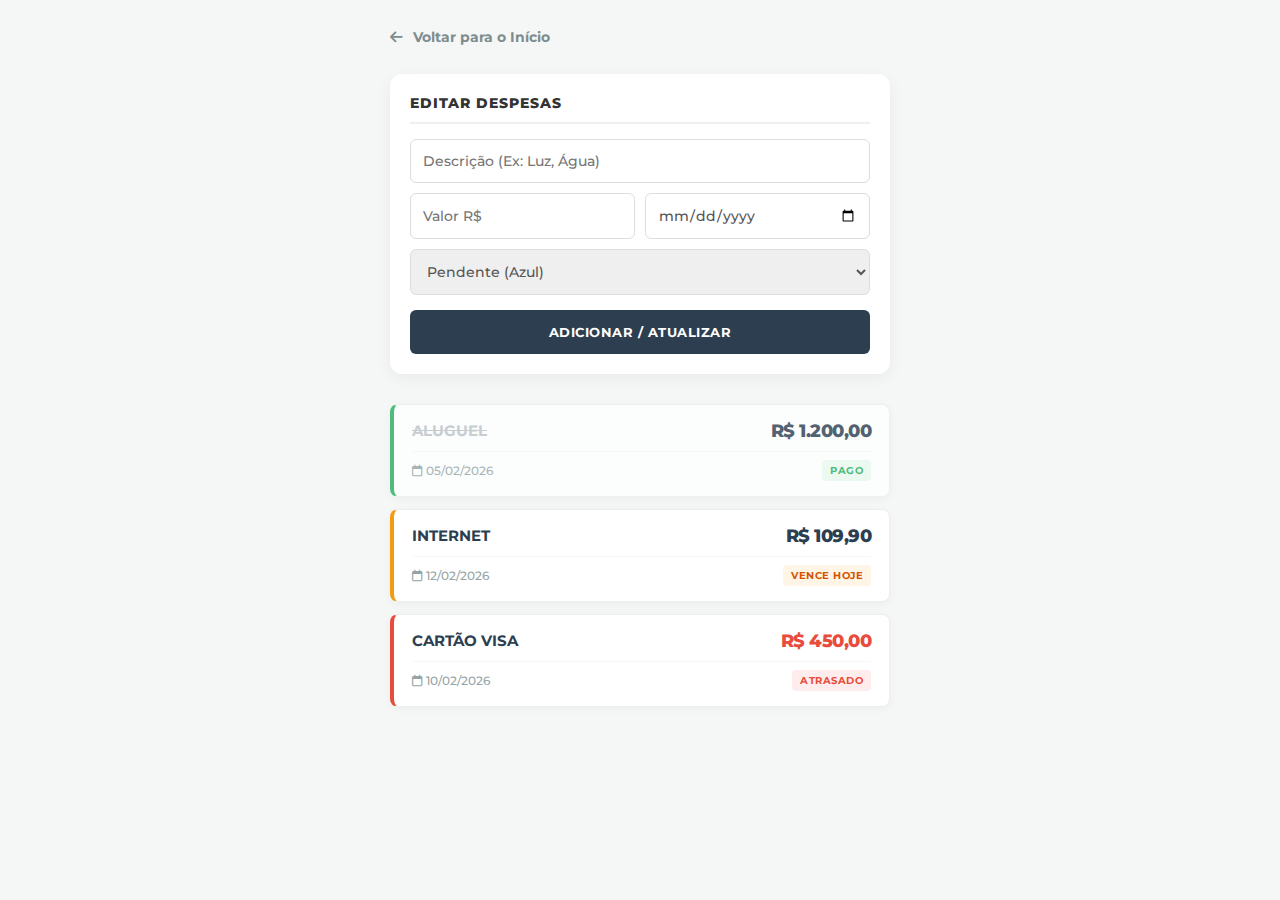
<file: despesas.html>
<!DOCTYPE html>
<html lang="pt-br">
<head>
    <meta charset="UTF-8">
    <meta name="viewport" content="width=device-width, initial-scale=1.0">
    <title>Extrato Financeiro Editável</title>
    <link href="https://fonts.googleapis.com/css2?family=Montserrat:wght@400;500;600;700;800&display=swap" rel="stylesheet">
    <link rel="stylesheet" href="https://cdnjs.cloudflare.com/ajax/libs/font-awesome/6.0.0/css/all.min.css">

    <style>
        /* --- CONFIGURAÇÃO GERAL (Visual "Animal") --- */
        * { margin: 0; padding: 0; box-sizing: border-box; font-family: 'Montserrat', sans-serif; }
        
        body { 
            background-color: #f4f7f6; 
            padding: 20px; 
            display: flex; 
            flex-direction: column; 
            align-items: center; 
        }

        /* --- BOTÃO VOLTAR (NOVO) --- */
        .header-top {
            width: 100%;
            max-width: 500px;
            margin-bottom: 20px;
            display: flex;
            justify-content: flex-start;
        }

        .btn-voltar-index {
            text-decoration: none;
            display: inline-flex;
            align-items: center;
            gap: 10px;
            color: #7f8c8d;
            font-weight: 700;
            font-size: 0.9rem;
            transition: all 0.3s ease;
            padding: 8px 0;
        }

        .btn-voltar-index:hover {
            color: #2c3e50;
            transform: translateX(-5px); /* Efeito sutil de mover para esquerda */
        }

        /* --- 1. O PAINEL DE ADICIONAR (Estilo Clean) --- */
        .painel-controle {
            background: #fff;
            width: 100%;
            max-width: 500px;
            padding: 20px;
            border-radius: 12px;
            box-shadow: 0 4px 15px rgba(0,0,0,0.05);
            margin-bottom: 30px;
        }

        .titulo-secao {
            font-size: 0.9rem; font-weight: 800; color: #333; 
            text-transform: uppercase; letter-spacing: 1px; margin-bottom: 15px;
            border-bottom: 2px solid #f0f0f0; padding-bottom: 10px;
        }

        .input-group { display: flex; flex-direction: column; gap: 10px; }

        input, select {
            padding: 12px;
            border: 1px solid #ddd; /* Borda fina e elegante */
            border-radius: 6px;
            font-size: 0.9rem; font-weight: 500; color: #555;
            width: 100%; outline: none; transition: 0.3s;
        }
        input:focus, select:focus { border-color: #333; background-color: #fafafa; }

        .btn-salvar {
            background-color: #2c3e50; color: #fff;
            border: none; padding: 14px; border-radius: 6px;
            font-weight: 700; text-transform: uppercase; letter-spacing: 0.5px;
            cursor: pointer; margin-top: 5px; width: 100%; transition: 0.2s;
        }
        .btn-salvar:hover { background-color: #000; transform: translateY(-2px); }

        /* --- 2. O EXTRATO (A Lista Visual que você pediu) --- */
        .container-extrato {
            width: 100%;
            max-width: 500px;
            display: flex;
            flex-direction: column;
            gap: 12px; /* Espaço entre os cards */
        }

        .card-extrato {
            background-color: #ffffff;
            border-radius: 8px; /* Cantos levemente arredondados */
            padding: 15px 18px;
            
            /* Sombra sutil padrão de extrato moderno */
            box-shadow: 0 2px 8px rgba(0, 0, 0, 0.04);
            border: 1px solid #eee;
            
            /* A borda colorida na esquerda (definida pelo JS) */
            border-left: 4px solid #ccc; 
            
            display: flex;
            flex-direction: column;
            gap: 6px;
            position: relative;
            transition: all 0.2s ease;
        }

        .card-extrato:hover {
            transform: translateY(-2px);
            box-shadow: 0 5px 15px rgba(0,0,0,0.08);
        }

        /* Linha 1: Nome e Valor */
        .linha-principal {
            display: flex; justify-content: space-between; align-items: center;
        }
        .nome-despesa { font-size: 0.95rem; font-weight: 700; color: #2c3e50; text-transform: uppercase; }
        .valor-despesa { font-size: 1.1rem; font-weight: 800; color: #2c3e50; letter-spacing: -0.5px; }

        /* Linha 2: Data e Status */
        .linha-secundaria {
            display: flex; justify-content: space-between; align-items: center;
            border-top: 1px solid #f7f7f7; /* Linha divisória bem suave */
            padding-top: 8px; margin-top: 4px;
        }
        .data-vencimento { font-size: 0.75rem; color: #95a5a6; font-weight: 500; }
        
        /* Badges (Etiquetas) */
        .badge {
            font-size: 0.65rem; font-weight: 700; padding: 4px 8px;
            border-radius: 4px; text-transform: uppercase; letter-spacing: 0.5px;
        }

        /* Botões de Editar/Excluir (Ficam discretos no canto) */
        .acoes-flutuantes {
            position: absolute; top: 12px; right: -40px; /* Fora do card ou oculto */
            display: flex; flex-direction: column; gap: 5px;
            opacity: 0; transition: 0.3s;
        }
        /* Só aparecem quando passa o mouse no card */
        .card-extrato:hover .acoes-flutuantes { opacity: 1; right: 10px; top: 35px; background: white; padding: 5px; border-radius: 5px; box-shadow: 0 2px 10px rgba(0,0,0,0.1);}

        .btn-mini {
            border: none; background: transparent; cursor: pointer;
            font-size: 0.9rem; padding: 5px; color: #7f8c8d;
        }
        .btn-mini:hover { color: #000; }
        .btn-del:hover { color: #e74c3c; }

        /* --- CORES DO STATUS (Igual ao código anterior) --- */
        /* Atrasado */
        .status-atrasado { border-left-color: #e74c3c; }
        .status-atrasado .valor-despesa { color: #e74c3c; }
        .status-atrasado .badge { background-color: #ffecec; color: #e74c3c; }

        /* Pago */
        .status-pago { border-left-color: #27ae60; opacity: 0.8; }
        .status-pago .nome-despesa { text-decoration: line-through; color: #bdc3c7; }
        .status-pago .badge { background-color: #eafaf1; color: #27ae60; }

        /* Vencendo */
        .status-vencendo { border-left-color: #f39c12; }
        .status-vencendo .badge { background-color: #fef5e6; color: #d35400; }

        /* Pendente */
        .status-pendente { border-left-color: #3498db; }
        .status-pendente .badge { background-color: #ebf5fb; color: #2980b9; }

    </style>
</head>
<body>

    <div class="header-top">
        <a href="index.html" class="btn-voltar-index">
            <i class="fas fa-arrow-left"></i> Voltar para o Início
        </a>
    </div>

    <div class="painel-controle">
        <div class="titulo-secao">Editar Despesas</div>
        <div class="input-group">
            <input type="hidden" id="inputId">
            <input type="text" id="inputNome" placeholder="Descrição (Ex: Luz, Água)">
            <div style="display:flex; gap:10px;">
                <input type="number" id="inputValor" placeholder="Valor R$">
                <input type="date" id="inputData">
            </div>
            <select id="inputStatus">
                <option value="pendente">Pendente (Azul)</option>
                <option value="vencendo">Vencendo (Laranja)</option>
                <option value="atrasado">Atrasado (Vermelho)</option>
                <option value="pago">Pago (Verde)</option>
            </select>
            <button class="btn-salvar" onclick="salvar()">Adicionar / Atualizar</button>
        </div>
    </div>

    <div class="container-extrato" id="listaExtrato">
        </div>

    <script>
        // Dados iniciais
        let extrato = [
            { id: 1, nome: "Aluguel", valor: "1200.00", data: "2026-02-05", status: "pago" },
            { id: 2, nome: "Internet", valor: "109.90", data: "2026-02-12", status: "vencendo" },
            { id: 3, nome: "Cartão Visa", valor: "450.00", data: "2026-02-10", status: "atrasado" }
        ];

        function renderizar() {
            const lista = document.getElementById('listaExtrato');
            lista.innerHTML = '';

            extrato.forEach(item => {
                // Formatação BR
                let dataBR = item.data.split('-').reverse().join('/');
                let valorBR = parseFloat(item.valor).toLocaleString('pt-BR', { minimumFractionDigits: 2 });
                let statusTexto = item.status.toUpperCase();
                if(item.status == 'vencendo') statusTexto = "VENCE HOJE";

                const html = `
                    <div class="card-extrato status-${item.status}">
                        <div class="linha-principal">
                            <span class="nome-despesa">${item.nome}</span>
                            <span class="valor-despesa">R$ ${valorBR}</span>
                        </div>
                        <div class="linha-secundaria">
                            <span class="data-vencimento"><i class="far fa-calendar"></i> ${dataBR}</span>
                            <span class="badge">${statusTexto}</span>
                        </div>
                        
                        <div class="acoes-flutuantes">
                            <button class="btn-mini" onclick="editar(${item.id})" title="Editar"><i class="fas fa-pen"></i></button>
                            <button class="btn-mini btn-del" onclick="deletar(${item.id})" title="Excluir"><i class="fas fa-trash"></i></button>
                        </div>
                    </div>
                `;
                lista.innerHTML += html;
            });
        }

        function salvar() {
            const id = document.getElementById('inputId').value;
            const nome = document.getElementById('inputNome').value;
            const valor = document.getElementById('inputValor').value;
            const data = document.getElementById('inputData').value;
            const status = document.getElementById('inputStatus').value;

            if(!nome || !valor || !data) { alert("Preencha tudo!"); return; }

            if(id) {
                const index = extrato.findIndex(e => e.id == id);
                extrato[index] = { id: Number(id), nome, valor, data, status };
            } else {
                extrato.push({ id: Date.now(), nome, valor, data, status });
            }

            limpar();
            renderizar();
        }

        function editar(id) {
            const item = extrato.find(e => e.id == id);
            document.getElementById('inputId').value = item.id;
            document.getElementById('inputNome').value = item.nome;
            document.getElementById('inputValor').value = item.valor;
            document.getElementById('inputData').value = item.data;
            document.getElementById('inputStatus').value = item.status;
            window.scrollTo({ top: 0, behavior: 'smooth' });
        }

        function deletar(id) {
            if(confirm("Apagar item?")) {
                extrato = extrato.filter(e => e.id !== id);
                renderizar();
            }
        }

        function limpar() {
            document.getElementById('inputId').value = '';
            document.getElementById('inputNome').value = '';
            document.getElementById('inputValor').value = '';
            document.getElementById('inputData').value = '';
            document.getElementById('inputStatus').value = 'pendente';
        }

        renderizar();
    </script>
</body>
</html>
</file>
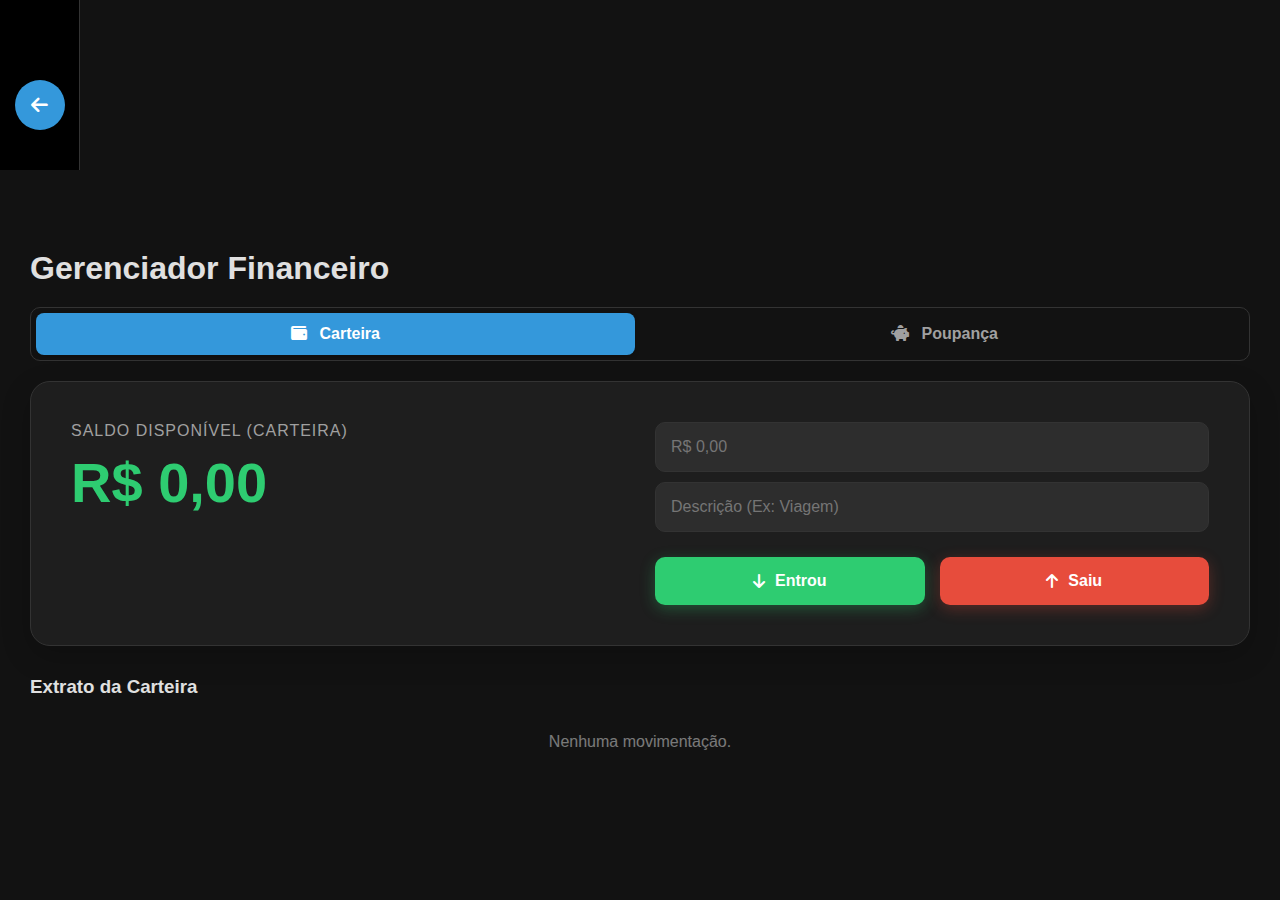
<file: economias.html>
<!DOCTYPE html>
<html lang="pt-br">
<head>
    <meta charset="UTF-8">
    <meta name="viewport" content="width=device-width, initial-scale=1.0">
    <title>Minhas Economias</title>
    <link rel="stylesheet" href="style.css">
    <link href="https://cdnjs.cloudflare.com/ajax/libs/font-awesome/6.0.0/css/all.min.css" rel="stylesheet">
</head>
<body class="pagina-economias">

    <div class="app-container">
        
        <aside class="sidebar" style="width: 80px; align-items: center;">
            <a href="index.html" title="Voltar para o Início" style="
                width: 50px; height: 50px; background: var(--primary); 
                border-radius: 50%; display: flex; align-items: center; 
                justify-content: center; color: white; text-decoration: none; 
                margin-bottom: 20px; font-size: 1.2rem; box-shadow: 0 4px 10px rgba(0,0,0,0.3);">
                <i class="fa-solid fa-arrow-left"></i>
            </a>
        </aside>

        <main class="main-content">
            
            <h1 style="margin-bottom: 20px;">Gerenciador Financeiro</h1>

            <div class="tabs-eco-container">
                <button class="tab-eco active" onclick="mudarAbaEconomia('carteira')">
                    <i class="fa-solid fa-wallet"></i> Carteira
                </button>
                <button class="tab-eco" onclick="mudarAbaEconomia('poupanca')">
                    <i class="fa-solid fa-piggy-bank"></i> Poupança
                </button>
            </div>

            <div id="aba-carteira">
                <div class="painel-economias">
                    <div class="saldo-grande">
                        <small>Saldo Disponível (Carteira)</small>
                        <h2 id="saldo-tela-cheia">R$ 0,00</h2>
                    </div>

                    <div class="controles-economias">
                        <div class="input-grupo">
                            <input type="number" id="valor-operacao" placeholder="R$ 0,00">
                            <input type="text" id="desc-operacao" placeholder="Descrição (Ex: Viagem)">
                        </div>
                        <div class="botoes-acao">
                            <button onclick="realizarOperacao('depositar')" class="btn-depositar">
                                <i class="fa-solid fa-arrow-down"></i> Entrou
                            </button>
                            <button onclick="realizarOperacao('sacar')" class="btn-sacar">
                                <i class="fa-solid fa-arrow-up"></i> Saiu
                            </button>
                        </div>
                    </div>
                </div>

                <h3 style="margin-top: 30px; margin-bottom: 15px;">Extrato da Carteira</h3>
                <div class="lista-extrato" id="lista-extrato">
                    </div>
            </div>

            <div id="aba-poupanca" style="display: none;">
                <div class="painel-economias" style="border-color: #3498db;">
                    <div class="saldo-grande">
                        <small>Total Investido (Poupança)</small>
                        <h2 id="saldo-poupanca" style="color: #3498db;">R$ 0,00</h2>
                    </div>

                    <div class="controles-economias">
                        <div class="input-grupo">
                            <input type="number" id="valor-poupanca" placeholder="R$ 0,00">
                            <input type="text" id="desc-poupanca" placeholder="Descrição (Ex: Guardar para Carro)">
                        </div>
                        <div class="botoes-acao">
                            <button onclick="operarPoupanca('depositar')" class="btn-depositar" style="background: #3498db;">
                                <i class="fa-solid fa-piggy-bank"></i> Guardar
                            </button>
                            <button onclick="operarPoupanca('sacar')" class="btn-sacar" style="background: #95a5a6;">
                                <i class="fa-solid fa-hand-holding-dollar"></i> Resgatar
                            </button>
                        </div>
                    </div>
                </div>

                <h3 style="margin-top: 30px; margin-bottom: 15px;">Histórico da Poupança</h3>
                <div class="lista-extrato" id="extrato-poupanca">
                    </div>
            </div>

        </main>
    </div>

    <script src="script.js"></script>
</body>
</html>
</file>
<file: style.css>
:root {
  /* --- TEMA PADRÃO (DARK MODE) --- */
  --primary: #3498db;
  --success: #2ecc71;
  --warning: #f1c40f;
  --danger: #e74c3c;
  
  --bg-body: #121212;
  --bg-surface: #1e1e1e;
  --bg-input: #2d2d2d;
  --bg-sublista: #181818; /* Fundo da lista expandida ESCURO */
  
  --text-main: #e0e0e0;
  --text-muted: #a0a0a0;
  --text-destaque: #ffffff; /* Texto dos itens na lista */
  
  --border-color: #333333;
  --dark-sidebar: #000000;
  
  --badge-bg: #333333;
  --badge-text: #ffffff;
}

/* --- TEMA CORPORATIVO (LIGHT MODE - CORRIGIDO) --- */
body.light-mode {
  --primary: #0984e3;
  --success: #00b894;
  --warning: #fdcb6e;
  --danger: #d63031;
  
  --bg-body: #f4f7f6;      /* Fundo cinza gelo */
  --bg-surface: #ffffff;   /* Branco puro */
  --bg-input: #ffffff;
  --bg-sublista: #f8f9fa;  /* Fundo da lista expandida CLARO */
  
  --text-main: #2c3e50;
  --text-muted: #636e72;
  --text-destaque: #2d3436; /* Texto dos itens ESCURO */
  
  --border-color: #dfe6e9;
  
  --dark-sidebar: #2c3e50; /* Azul Corporativo */
  --badge-bg: #dfe6e9;
  --badge-text: #2d3436;
}

* { margin:0; padding:0; box-sizing:border-box; }


body {
  font-family: 'Segoe UI', sans-serif;
  background-color: var(--bg-body);
  color: var(--text-main);
  overflow-x: hidden;
  transition: background 0.3s, color 0.3s;
}

.app-container { display: flex; height: 100vh; transition: 0.3s; }

/* SIDEBAR */
#toggle-sidebar { 
  position: fixed; top: 15px; left: 15px; z-index: 1100; 
  background: var(--bg-surface); color: var(--primary); border: 1px solid var(--border-color);
  width: 42px; height: 42px; border-radius: 10px; cursor: pointer; 
  box-shadow: 0 4px 10px rgba(0,0,0,0.1); 
}

.sidebar { 
  width: 260px; 
  background: var(--dark-sidebar); 
  color: white; 
  padding: 80px 15px 20px; 
  display: flex; 
  flex-direction: column; 
  transition: 0.3s; 
  flex-shrink: 0; 
  overflow-y: auto; 
  border-right: 1px solid var(--border-color);
  
  /* --- CORREÇÃO IMPORTANTE --- */
  z-index: 1050; /* Garante que fique ACIMA do overlay (que é 1040) */
  position: relative; /* Necessário para o z-index funcionar */
}

/* ADICIONE ISTO PARA O MENU FLUTUAR NO CELULAR */
@media (max-width: 768px) {
    .sidebar {
        position: fixed; /* Flutua por cima de tudo */
        height: 100vh;   /* Ocupa altura total */
        left: 0;
        top: 0;
        box-shadow: 5px 0 15px rgba(0,0,0,0.5); /* Sombra lateral */
    }
    
    /* Quando fechada no mobile, sai da tela pela esquerda */
    .sidebar-closed .sidebar {
        transform: translateX(-100%); /* Move para fora */
        margin-left: 0; /* Remove a margem negativa do desktop */
    }
}
.menu-meses-grid { display: flex; flex-direction: column; gap: 8px; margin-bottom: 20px; }

.menu-meses-grid button { 
  width: 100%; padding: 12px 15px; background: rgba(255,255,255,0.05); 
  border: 1px solid rgba(255,255,255,0.1); color: rgba(255,255,255,0.7); 
  border-radius: 8px; cursor: pointer; text-align: left; 
  font-size: 0.95rem; transition: 0.2s; display: flex; justify-content: space-between;
}
.menu-meses-grid button:hover { background: rgba(255,255,255,0.15); color: white; }
.menu-meses-grid button.active { 
  background: var(--primary); color: white; font-weight: bold; 
  border-color: var(--primary); box-shadow: 0 4px 15px rgba(0,0,0,0.2); 
}

/* BOTÕES GERAIS */
.btn-backup { 
  width: 100%; padding: 10px; margin-top: 5px; 
  background: rgba(255,255,255,0.05); color: rgba(255,255,255,0.6); 
  border: 1px solid rgba(255,255,255,0.1); border-radius: 6px; 
  cursor: pointer; text-align: left; font-size: 0.85rem; 
}
.btn-backup:hover { color: white; background: rgba(255,255,255,0.15); }

/* =========================================
   BOTÃO NOVO CADASTRO (DESIGN PREMIUM)
   ========================================= */

/* --- ESTILO BASE (DESKTOP) --- */
#btn-abrir-cadastro {
    /* Reset e Base */
    all: unset; /* Remove estilos nativos feios */
    background: linear-gradient(135deg, var(--primary), #4facfe); /* Gradiente */
    color: white;
    
    /* Tamanho e Forma */
    padding: 12px 24px;
    border-radius: 12px;
    margin-bottom: 25px;
    
    /* Alinhamento Perfeito (Evita ficar torto) */
    display: flex;
    align-items: center;
    justify-content: center;
    gap: 10px;
    
    /* Comportamento */
    cursor: pointer;
    font-weight: 600;
    font-family: inherit;
    transition: all 0.3s cubic-bezier(0.25, 0.8, 0.25, 1);
    
    /* Sombra Bonita (Colorida e difusa) */
    box-shadow: 0 4px 15px rgba(52, 152, 219, 0.3);
}

#btn-abrir-cadastro:hover {
    transform: translateY(-3px); /* Flutua ao passar o mouse */
    box-shadow: 0 8px 25px rgba(52, 152, 219, 0.4);
    filter: brightness(1.05);
}

#btn-abrir-cadastro:active {
    transform: scale(0.95); /* Efeito de clique */
}

/* Configuração do Ícone no Desktop (Opcional: aqui está oculto) */
#btn-abrir-cadastro .btn-icon { display: none; }


/* =========================================
   AJUSTES MOBILE (TRANSFORMA EM FAB)
   ========================================= */
@media (max-width: 600px) {
    #btn-abrir-cadastro {
        /* Posicionamento Fixo */
        position: fixed;
        bottom: 25px;
        right: 25px;
        margin: 0;
        z-index: 9999;
        
        /* Forma de Círculo Perfeito */
        width: 60px;
        height: 60px;
        border-radius: 50%;
        padding: 0;
        
        /* Sombra mais forte para destacar do fundo */
        box-shadow: 0 8px 30px rgba(0, 0, 0, 0.3);
    }

    /* Esconde o TEXTO no mobile */
    #btn-abrir-cadastro .btn-text {
        display: none;
    }

    /* Mostra e Centraliza o ÍCONE no mobile */
    #btn-abrir-cadastro .btn-icon {
        display: flex; /* Flex para centralizar o SVG/Caractere */
        align-items: center;
        justify-content: center;
        font-size: 28px; /* Ícone grande */
        line-height: 1;  /* Remove espaçamento extra da fonte */
        width: 100%;
        height: 100%;
    }

    /* Ajuste Crítico: Empurra o conteúdo para cima 
       para o botão não cobrir o último card 
    */
    .main-content {
        padding-bottom: 120px !important;
    }
}


/* =========================================
   DASHBOARD & LAYOUT GERAL
   ========================================= */
.main-content { 
    flex: 1; 
    padding: 30px; 
    padding-top: 80px; /* Espaço para o header/menu */
    overflow-y: auto; 
    overflow-x: hidden;
}

.dashboard { 
    display: grid; 
    /* Responsivo inteligente: ajusta colunas automaticamente */
    grid-template-columns: repeat(auto-fit, minmax(240px, 1fr)); 
    gap: 20px; 
    margin-bottom: 30px; 
}

/* Ajuste fino para telas muito pequenas (iPhone SE, etc) */
@media (max-width: 400px) {
    .dashboard {
        grid-template-columns: 1fr; /* Força 1 coluna se a tela for muito estreita */
    }
}
/* --- CARDS DE VALORES (ESTILO NEON GLASS) --- */
.card {
    background: rgba(30, 30, 30, 0.6); /* Fundo escuro translúcido */
    backdrop-filter: blur(10px);        /* Desfoque do fundo */
    -webkit-backdrop-filter: blur(10px);
    padding: 20px;
    border-radius: 20px;
    text-align: center;
    position: relative;
    transition: all 0.3s cubic-bezier(0.25, 0.8, 0.25, 1);
    border: 1px solid rgba(255, 255, 255, 0.05);
    overflow: hidden;
}

.card h3 {
    font-size: 0.85rem;
    text-transform: uppercase;
    letter-spacing: 1.5px;
    margin-bottom: 5px;
    opacity: 0.9;
    font-weight: 700;
}

.card p {
    font-size: 1.8rem;
    font-weight: 800;
    color: #fff;
    text-shadow: 0 2px 10px rgba(0,0,0,0.3);
}

/* CARD ATRASADO (Vermelho Neon) */
.card-atrasado {
    box-shadow: 0 10px 30px -10px rgba(231, 76, 60, 0.3);
    border-bottom: 2px solid var(--danger);
}
.card-atrasado::before {
    content: ''; position: absolute; top: 0; left: 0; width: 100%; height: 100%;
    background: linear-gradient(180deg, rgba(231, 76, 60, 0.15) 0%, rgba(0,0,0,0) 100%);
    pointer-events: none;
}
.card-atrasado h3 { color: #ff6b6b; }

/* CARD PENDENTE/RESTANTE (Amarelo Neon) */
.card-pendente {
    box-shadow: 0 10px 30px -10px rgba(241, 196, 15, 0.3);
    border-bottom: 2px solid var(--warning);
}
.card-pendente::before {
    content: ''; position: absolute; top: 0; left: 0; width: 100%; height: 100%;
    background: linear-gradient(180deg, rgba(241, 196, 15, 0.15) 0%, rgba(0,0,0,0) 100%);
    pointer-events: none;
}
.card-pendente h3 { color: #f1c40f; }

/* CARD RECEBIDO/PAGO (Verde Neon) */
.card-recebido {
    box-shadow: 0 10px 30px -10px rgba(46, 204, 113, 0.3);
    border-bottom: 2px solid var(--success);
}
.card-recebido::before {
    content: ''; position: absolute; top: 0; left: 0; width: 100%; height: 100%;
    background: linear-gradient(180deg, rgba(46, 204, 113, 0.15) 0%, rgba(0,0,0,0) 100%);
    pointer-events: none;
}
.card-recebido h3 { color: #2ecc71; }

/* Efeito Hover nos Cards */
.card:hover {
    transform: translateY(-5px) scale(1.02);
    filter: brightness(1.2);
}

/* LISTAS E PASTAS */
.busca-container input { 
  width: 100%; padding: 15px; border-radius: 12px; 
  border: 1px solid var(--border-color); background: var(--bg-surface); 
  color: var(--text-main); margin-bottom: 20px; outline: none;
  box-shadow: 0 2px 5px rgba(0,0,0,0.02);
}

.item-agrupado { 
  border-radius: 12px; margin-bottom: 15px; 
  border: 1px solid var(--border-color); overflow: hidden; 
  background: var(--bg-surface); box-shadow: 0 2px 5px rgba(0,0,0,0.02); 
}

.pasta-header-parcela { 
  display: flex; justify-content: space-between; align-items: center; 
  padding: 18px 25px; cursor: pointer; background: var(--bg-surface); color: var(--text-main);
  font-weight: bold; border-left: 6px solid var(--dark-sidebar); transition: 0.2s;
}
.pasta-header-parcela:hover { filter: brightness(0.95); }

/* Correção da etiqueta de valor */
.pasta-header-parcela span:last-child {
  background-color: var(--badge-bg) !important;
  color: var(--badge-text) !important;
  border: 1px solid var(--border-color);
  padding: 4px 10px; border-radius: 15px; font-size: 0.8rem;
}

/* AQUI ESTAVA O PROBLEMA: CORRIGIDO COM VARIÁVEL */
.sub-lista { 
  display: none; 
  border-top: 1px solid var(--border-color); 
  background: var(--bg-sublista); /* Agora muda cor conforme o tema */
  padding: 5px 0;
}
.item-agrupado.aberto .sub-lista { display: block; }

/* ITENS DA LISTA - Ajustados para legibilidade em ambos os temas */
.atrasado-row, .pendente-row, .pago-row { 
    padding: 15px; 
    border-bottom: 1px solid var(--border-color) !important;
    color: var(--text-destaque) !important; /* Cor do texto principal */
}

/* No Light Mode, usamos fundos sólidos muito claros. No Dark Mode, usamos transparência */
body:not(.light-mode) .atrasado-row { background: rgba(231, 76, 60, 0.1); border-left: 4px solid var(--danger); }
body:not(.light-mode) .pendente-row { background: rgba(241, 196, 15, 0.1); border-left: 4px solid var(--warning); }
body:not(.light-mode) .pago-row { background: rgba(46, 204, 113, 0.1); border-left: 4px solid var(--success); }

/* No Light Mode, cores pasteis sólidas para limpeza visual */
body.light-mode .atrasado-row { background: #fff5f5; border-left: 4px solid var(--danger); }
body.light-mode .pendente-row { background: #fffcf2; border-left: 4px solid var(--warning); }
body.light-mode .pago-row { background: #f0fdf4; border-left: 4px solid var(--success); }

.progress-container { height: 8px; background: rgba(0,0,0,0.1); border-radius: 10px; margin: 12px 0 6px; overflow: hidden; }
.progress-bar { height: 100%; background: linear-gradient(90deg, var(--success), #27ae60); border-radius: 10px; }

.info-valores { display: flex; justify-content: space-between; font-size: 0.8rem; font-weight: 700; color: var(--text-muted); margin-top: 5px; }

/* MODAL */
.modal-geral { display: none; position: fixed; inset: 0; background: rgba(0,0,0,0.7); backdrop-filter: blur(4px); z-index: 2000; align-items: center; justify-content: center; }

.modal-content { 
  background: var(--bg-surface); padding: 40px; border-radius: 20px; 
  width: 95%; max-width: 450px; position: relative; 
  box-shadow: 0 25px 50px rgba(0,0,0,0.2); border: 1px solid var(--border-color);
  color: var(--text-main);
}

.form-grid input, .form-edit input, select { 
  padding: 15px; border: 1px solid var(--border-color); border-radius: 10px; 
  font-size: 1rem; width: 100%; outline: none; transition: 0.3s;
  background: var(--bg-input); color: var(--text-main);
}
.form-grid input:focus { border-color: var(--primary); }

.btn-acao-principal, .btn-salvar-modal { 
  background: var(--primary); color: white; padding: 16px; border: none; 
  border-radius: 10px; font-weight: bold; cursor: pointer; font-size: 1.05rem; 
}
.btn-salvar-modal { background: var(--success); }
.close-modal { position: absolute; right: 20px; top: 15px; font-size: 28px; cursor: pointer; color: var(--text-muted); }

/* BOTÕES AÇÕES */
.acoes { display: flex; gap: 6px; }
.acoes button { 
  width: 36px; height: 36px; border: none; border-radius: 8px; 
  cursor: pointer; color: white; font-size: 1rem; transition: 0.2s; 
  display: flex; align-items: center; justify-content: center; 
}
.acoes button:hover { transform: scale(1.1); }
.btn-proximo { background: var(--warning); color: #333 !important; }
.btn-whatsapp { background: #25D366; }
.btn-editar { background: var(--primary); }
.btn-pagar { background: #34495e; }
.btn-excluir { background: #ffcccc; color: var(--danger)!important; }

/* TABS */
.tabs { display: flex; gap: 12px; margin-bottom: 25px; overflow-x: auto; padding: 10px 5px; scrollbar-width: none; }
.tab-btn { 
  padding: 12px 25px; border: 1px solid var(--border-color); 
  background: var(--bg-surface); color: var(--text-muted); 
  cursor: pointer; border-radius: 50px; white-space: nowrap; 
  font-weight: 700; font-size: 0.95rem; 
  transition: 0.3s; display: flex; align-items: center; gap: 8px;
  box-shadow: 0 2px 5px rgba(0,0,0,0.05);
}
.tab-btn:hover { transform: translateY(-3px); border-color: var(--primary); color: var(--primary); }
.tab-btn.active { 
  background: var(--dark-sidebar); color: white; border-color: transparent;
  transform: scale(1.05); box-shadow: 0 5px 15px rgba(0,0,0,0.1); 
}



/* --- ESTILOS DA PÁGINA DE ECONOMIAS --- */
.painel-economias {
    display: grid;
    grid-template-columns: 1fr 1fr;
    gap: 30px;
    background: var(--bg-surface);
    padding: 40px;
    border-radius: 20px;
    border: 1px solid var(--border-color);
    box-shadow: 0 10px 30px rgba(0,0,0,0.2);
}

.saldo-grande small { color: var(--text-muted); font-size: 1rem; text-transform: uppercase; letter-spacing: 1px; }
.saldo-grande h2 { font-size: 3.5rem; color: var(--success); margin-top: 10px; }

.controles-economias { display: flex; flex-direction: column; gap: 15px; }

.input-grupo input {
    background: var(--bg-input); color: var(--text-main);
    border: 1px solid var(--border-color); padding: 15px;
    border-radius: 10px; width: 100%; margin-bottom: 10px;
    font-size: 1rem; outline: none;
}
.input-grupo input:focus { border-color: var(--primary); }

.botoes-acao { display: flex; gap: 15px; }
.botoes-acao button {
    flex: 1; padding: 15px; border: none; border-radius: 10px;
    font-weight: bold; cursor: pointer; font-size: 1rem; color: white;
    display: flex; align-items: center; justify-content: center; gap: 10px;
    transition: transform 0.2s;
}
.botoes-acao button:hover { transform: translateY(-3px); }

.btn-depositar { background: var(--success); box-shadow: 0 4px 15px rgba(46, 204, 113, 0.3); }
.btn-sacar { background: var(--danger); box-shadow: 0 4px 15px rgba(231, 76, 60, 0.3); }

/* Item do Extrato */
.item-extrato {
    display: flex; justify-content: space-between; align-items: center;
    padding: 20px; background: var(--bg-surface);
    border-bottom: 1px solid var(--border-color);
    margin-bottom: 5px; border-radius: 8px;
}
.tipo-deposito { color: var(--success); font-weight: bold; }
.tipo-saque { color: var(--danger); font-weight: bold; }
.data-extrato { font-size: 0.8rem; color: var(--text-muted); margin-top: 4px; }

/* Responsivo para celular */
@media (max-width: 768px) {
    .painel-economias { grid-template-columns: 1fr; }
    .saldo-grande h2 { font-size: 2.5rem; }
}

/* Estilo das Abas na Página de Economias */
.tabs-eco-container {
    display: flex;
    gap: 10px;
    margin-bottom: 20px;
    background: var(--bg-card);
    padding: 5px;
    border-radius: 10px;
    border: 1px solid var(--border-color);
}

.tab-eco {
    flex: 1;
    padding: 12px;
    border: none;
    background: transparent;
    color: var(--text-muted);
    font-weight: bold;
    cursor: pointer;
    border-radius: 8px;
    transition: 0.3s;
    font-size: 1rem;
}

.tab-eco.active {
    background: var(--primary);
    color: #fff;
    box-shadow: 0 2px 5px rgba(0,0,0,0.2);
}

/* Ajuste para ícones dentro do botão */
.tab-eco i {
    margin-right: 8px;
}





/* Botão de Reset Nuclear */
.btn-reset {
    width: 100%;
    padding: 12px;
    background: linear-gradient(145deg, #c0392b, #a93226);
    color: white;
    border: 1px solid #e74c3c;
    border-radius: 8px;
    cursor: pointer;
    font-weight: 800;
    text-transform: uppercase;
    letter-spacing: 1px;
    transition: all 0.2s ease;
    box-shadow: 0 4px 6px rgba(0,0,0,0.2);
    margin-top: 10px;
}

.btn-reset:hover {
    background: #e74c3c;
    transform: scale(0.98);
    box-shadow: 0 2px 4px rgba(0,0,0,0.2);
    border-color: #ff7675;
}

/* --- OTIMIZAÇÃO MOBILE --- */
@media (max-width: 600px) {
  /* 1. Ajuste da Main Content para não ser sufocada pela sidebar */
  .main-content {
    padding: 15px;
    padding-top: 70px; /* Espaço para o botão de menu */
    padding-bottom: 120px !important; /* IMPORTANTE: Espaço para o botão flutuante não cobrir nada */
  }

  /* 2. Cards do Dashboard em Grid 2x2 ou 1x1 */
  .dashboard {
    grid-template-columns: 1fr; /* Um por linha para facilitar leitura */
    gap: 10px;
  }
  
  .card {
    padding: 15px;
  }
  
  .card p {
    font-size: 1.5rem;
  }

  /* 3. Botões de Ação maiores (Fácil de clicar com o polegar) */
  .acoes {
    gap: 10px;
    margin-top: 10px;
    justify-content: space-between;
    width: 100%;
  }

  .acoes button {
    width: 45px; /* Maior para o toque */
    height: 45px;
    font-size: 1.2rem;
  }

  /* 4. Tabs com Scroll Suave */
  .tabs {
    gap: 8px;
    padding-bottom: 15px;
  }
  
  .tab-btn {
    padding: 10px 18px;
    font-size: 0.85rem;
  }

  /* 5. Ajuste no formulário de cadastro (Modal) */
  .modal-content {
    padding: 25px 15px;
    width: 90%;
    max-height: 90vh;
    overflow-y: auto;
  }

  .form-grid, .form-edit {
    gap: 12px;
  }
  
  /* Ajuste das informações de valores (Pago/Falta) */
  .info-valores {
    flex-direction: column;
    gap: 4px;
    align-items: flex-start;
  }

  /* OBS: REMOVI AS REGRAS DO #btn-abrir-cadastro DAQUI 
     PORQUE ELAS JÁ ESTÃO DEFINIDAS NO BLOCO "DESIGN PREMIUM" ACIMA */
}



.sidebar-header h2, 
#titulo-pagina {
    font-size: 2.2rem;
    font-weight: 900;
    text-transform: uppercase;
    letter-spacing: 2px;
    margin-bottom: 20px;
    text-align: center;
    
    /* CORRIGIDO: Usa cor sólida baseada no tema, e gradiente apenas se suportado */
    color: var(--text-main); 
    
    /* Gradiente apenas no Dark Mode para dar efeito metalizado */
    background: linear-gradient(90deg, var(--text-main), var(--text-muted));
    -webkit-background-clip: text;
    -webkit-text-fill-color: transparent;
    
    filter: drop-shadow(0 2px 4px rgba(0,0,0,0.2));
}
/* --- ANIMAÇÃO PULSE --- */
@keyframes pulse-glow {
    0% { box-shadow: 0 0 0 0 rgba(52, 152, 219, 0.4); }
    70% { box-shadow: 0 0 0 15px rgba(52, 152, 219, 0); }
    100% { box-shadow: 0 0 0 0 rgba(52, 152, 219, 0); }
}

/* Atualize o estilo do botão para incluir a animação */
#btn-abrir-cadastro {
    /* Mantém os estilos anteriores de gradiente ou vidro que definimos */
    background: linear-gradient(135deg, #2980b9, #6dd5fa); /* Um azul mais elétrico */
    color: white;
    
    /* Adiciona a animação */
    animation: pulse-glow 2s infinite;
    
    /* Garante que o texto/ícone brilhe */
    text-shadow: 0 1px 2px rgba(0,0,0,0.2);
    border: 1px solid rgba(255,255,255,0.2);
}

/* Remove a animação ao passar o mouse para dar feedback tátil */
#btn-abrir-cadastro:hover {
    animation: none;
    transform: scale(1.05);
    background: linear-gradient(135deg, #3498db, #2980b9);
}

/* --- SCROLLBAR MODERNA (Estilo iOS/Mac) --- */
::-webkit-scrollbar {
    width: 8px;
    height: 8px;
}

::-webkit-scrollbar-track {
    background: transparent; /* Fundo invisível */
}

::-webkit-scrollbar-thumb {
    background-color: rgba(128, 128, 128, 0.3); /* Discreto */
    border-radius: 20px;
    border: 2px solid transparent; /* Cria uma margem interna */
    background-clip: content-box;
}

::-webkit-scrollbar-thumb:hover {
    background-color: var(--primary); /* Cor ao passar o rato */
}





/* --- OVERLAY MOBILE (FUNDO ESCURO) --- */
#overlay-mobile {
    display: none; /* Escondido por padrão */
    position: fixed;
    top: 0;
    left: 0;
    width: 100vw;
    height: 100vh;
    background: rgba(0, 0, 0, 0.6); /* Preto transparente */
    backdrop-filter: blur(4px);      /* Desfoque elegante */
    z-index: 1040; /* Fica ABAIXO da sidebar (1050), mas ACIMA do conteúdo */
    opacity: 0;
    transition: opacity 0.3s ease;
}

/* MOSTRAR OVERLAY APENAS NO MOBILE E QUANDO ABERTO */
@media (max-width: 768px) {
    /* A lógica é: Se o #app-wrapper NÃO tiver a classe .sidebar-closed,
       significa que o menu está ABERTO. Então mostramos o overlay.
    */
    #app-wrapper:not(.sidebar-closed) #overlay-mobile {
        display: block;
        opacity: 1;
        pointer-events: auto; /* Permite clicar para fechar */
    }
}

@keyframes fadeIn { to { opacity: 1; } }

/* --- INPUTS PREMIUM --- */
input, select, textarea {
    transition: all 0.2s ease-in-out;
    border: 1px solid var(--border-color);
}

input:focus, select:focus, textarea:focus {
    border-color: var(--primary);
    box-shadow: 0 0 0 4px rgba(59, 130, 246, 0.15); /* Anel de luz suave */
    outline: none;
    background-color: var(--bg-surface); /* Garante contraste */
}

.pagina-economias .app-container {
    display: block !important;
}

.pagina-economias .main-content {
    margin-left: 0 !important;
    width: 100% !important;
    padding-top: 80px; /* Espaço para o botão de voltar não cobrir o título */
}

/* Esconde o botão de hambúrguer (☰) caso ele apareça nesta página */
.pagina-economias #toggle-sidebar {
    display: none !important;
}


/* No seu style.css, substitua ou adicione estas regras */
@media (max-width: 600px) {
    .painel-economias {
        grid-template-columns: 1fr; /* Coluna única no mobile */
        padding: 20px;
        gap: 20px;
    }

    .botoes-acao {
        flex-direction: column; /* Botões um em cima do outro */
    }

    .saldo-grande h2 {
        font-size: 2.2rem; /* Evita que o saldo "vaze" da tela */
    }
}

.btn-transferir {
    transition: all 0.2s ease;
    box-shadow: 0 4px 6px rgba(0,0,0,0.1);
}
.btn-transferir:hover {
    transform: translateY(-2px);
    filter: brightness(1.1);
}

.btn-resgatar-total {
    transition: all 0.3s ease;
    box-shadow: 0 4px 15px rgba(155, 89, 182, 0.2);
}
.btn-resgatar-total:hover {
    transform: translateY(-2px);
    background: #8e44ad;
    box-shadow: 0 6px 20px rgba(155, 89, 182, 0.4);
}

#lista-mensagens button {
    background: var(--bg-input, #f8f9fa);
    color: var(--text-main, #333);
    border: 1px solid var(--border-color, #ddd);
    border-radius: 8px;
    cursor: pointer;
    transition: 0.2s;
}

#lista-mensagens button:hover {
    border-color: #25d366; /* Cor do WhatsApp */
    background: rgba(37, 211, 102, 0.1);
}

.modal-geral {
    display: none; 
    position: fixed;
    z-index: 1000;
    left: 0; top: 0; width: 100%; height: 100%;
    background-color: rgba(0,0,0,0.5);
    align-items: center; justify-content: center;
}






/* --- CONFIGURAÇÃO GERAL --- */
.botoes-financeiros {
    display: flex;
    flex-direction: column;
    gap: 15px;
    width: 100%;
    margin-bottom: 20px;
}

.btn-card {
    font-family: 'Montserrat', sans-serif; /* Fonte bonita */
    
    width: 100%;
    height: 40px; /* Altura confortável */
    border: 1px solid #333; /* Borda sutil */
    border-radius: 8px;
    
    /* --- A MÁGICA DO MINIMALISMO --- */
    background-color: #1a1a1a; /* Cinza quase preto (Grafite) */
    color: #ffffff;            /* Texto branco */
    /* ------------------------------ */

    cursor: pointer;
    
    /* Layout */
    display: flex;
    flex-direction: row; 
    align-items: center;     
    justify-content: center; 
    gap: 12px;               
    
    /* Texto */
    font-size: 0.85rem;
    font-weight: 600;
    text-transform: uppercase;
    letter-spacing: 2px; /* Espaçamento largo = Elegância */
    
    transition: all 0.3s ease;
}

/* --- CORES APENAS NOS DETALHES (HOVER) --- */

/* Economias: Fica laranja só na borda e no texto ao passar o mouse */
.btn-economias:hover {
    border-color: #f39c12;
    color: #f39c12;
    background-color: #000;
    transform: translateY(-2px);
}

/* Despesas: Fica vermelho só na borda e no texto ao passar o mouse */
.btn-despesas:hover {
    border-color: #e74c3c;
    color: #e74c3c;
    background-color: #000;
    transform: translateY(-2px);
}


/* Container da lista */
.container-despesas {
    display: flex;
    flex-direction: column;
    gap: 12px; /* Espaço entre cada despesa */
    padding: 10px;
    max-width: 600px; /* Largura máxima para não esticar demais em telas grandes */
    margin: 0 auto; /* Centraliza na tela */
}

/* O Cartão da Despesa (Cada linha) */
.card-despesa {
    background-color: #ffffff;
    border-radius: 12px;
    padding: 15px 20px;
    
    /* Sombra super suave para dar profundidade sem poluir */
    box-shadow: 0 2px 10px rgba(0, 0, 0, 0.03);
    border: 1px solid #f0f0f0; /* Borda quase invisível */
    
    display: flex;
    align-items: center;
    justify-content: space-between; /* Separa texto do valor */
    
    transition: transform 0.2s ease, box-shadow 0.2s ease;
    
    /* Detalhe sutil: Borda esquerda vermelha para indicar despesa */
    border-left: 4px solid #ff4757; 
}

/* Efeito ao passar o mouse */
.card-despesa:hover {
    transform: translateY(-2px);
    box-shadow: 0 5px 15px rgba(0, 0, 0, 0.08);
}

/* Área do ícone (Bolinha cinza clara) */
.icone-categoria {
    width: 40px;
    height: 40px;
    background-color: #f7f7f7;
    border-radius: 50%; /* Faz ficar redondo */
    display: flex;
    align-items: center;
    justify-content: center;
    margin-right: 15px;
    color: #666; /* Cor do ícone */
}

/* Área de Texto (Nome e Data) */
.detalhes-despesa {
    display: flex;
    flex-direction: column;
    flex-grow: 1; /* Ocupa o espaço disponível */
}

.detalhes-despesa .titulo {
    font-family: 'Montserrat', sans-serif;
    font-weight: 600;
    color: #333;
    font-size: 0.95rem;
    margin-bottom: 2px;
}

.detalhes-despesa .data {
    font-family: 'Montserrat', sans-serif;
    font-size: 0.75rem;
    color: #999; /* Cinza claro para não chamar atenção */
}

/* O Valor (Dinheiro) */
.valor-despesa {
    font-family: 'Montserrat', sans-serif;
    font-weight: 700;
    font-size: 1rem;
    color: #e74c3c; /* Vermelho sóbrio e elegante */
    letter-spacing: 0.5px;
}

/* --- REGRA QUE FALTAVA PARA O DESKTOP --- */
.sidebar-closed .sidebar {
    margin-left: -260px; /* Esconde a sidebar puxando ela para fora da tela */
}

/* Opcional: Ajuste fino para o botão acompanhar o movimento ou ficar fixo */
.sidebar-closed #toggle-sidebar {
    left: 15px; /* Mantém o botão sempre acessível */
}
</file>
